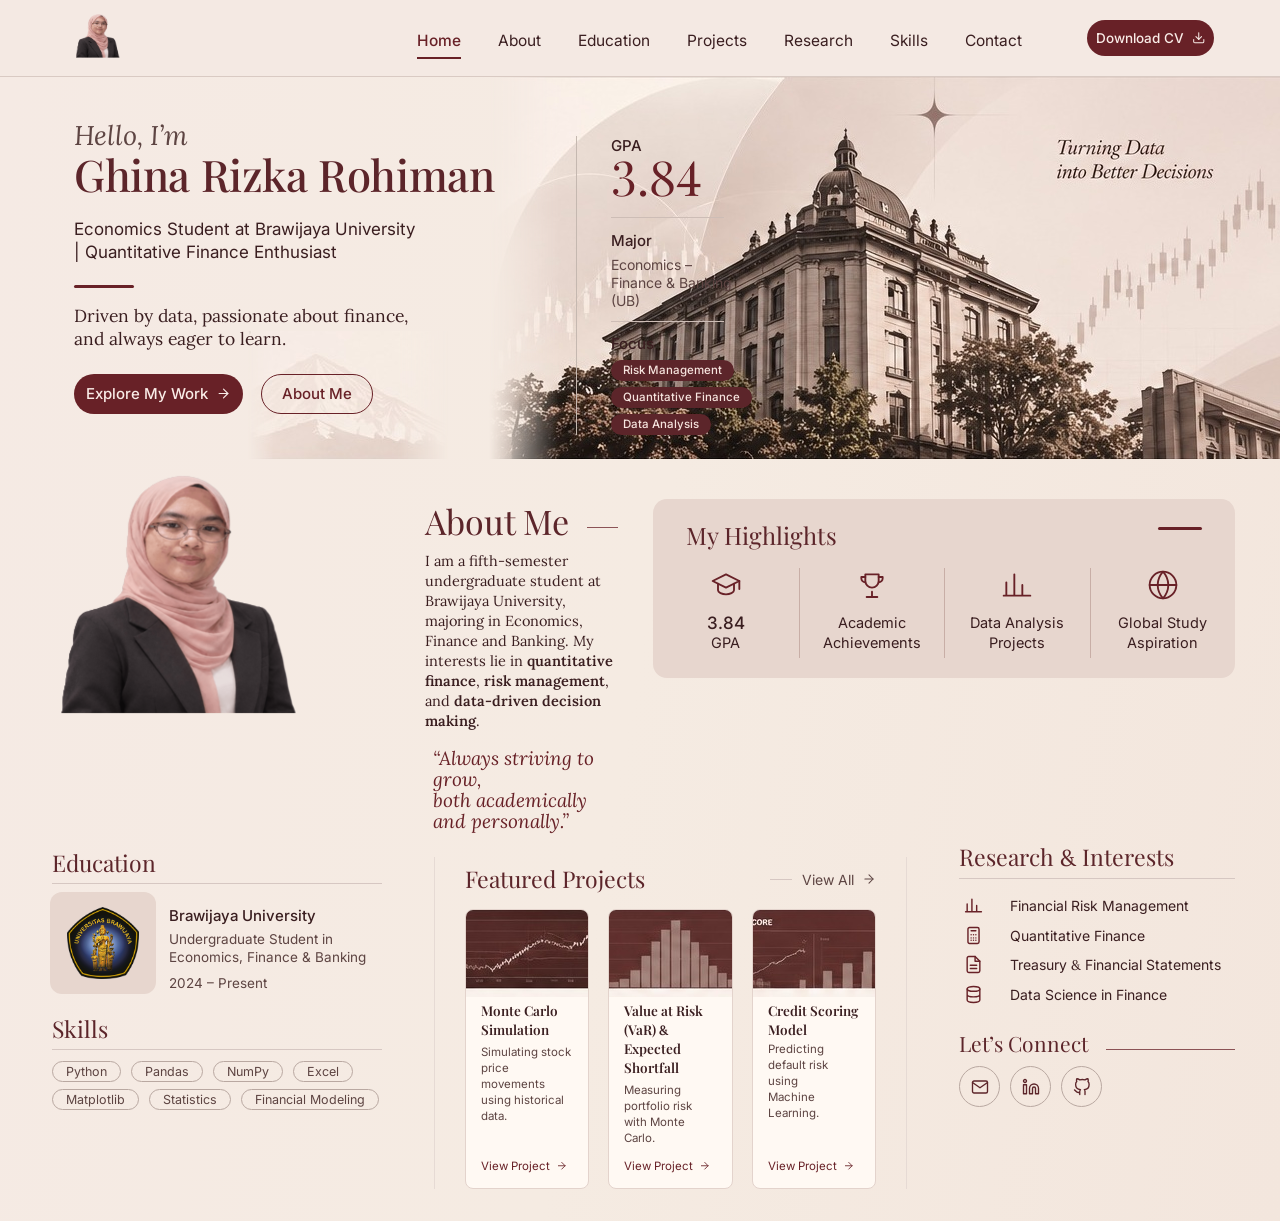
<file: index.html>
<!DOCTYPE html>
<html lang="en">
<head>
  <meta charset="UTF-8">
  <meta name="viewport" content="width=device-width, initial-scale=1">
  <title>Ghina Rizka Rohiman | Quantitative Finance Portfolio</title>
  <link rel="preconnect" href="https://fonts.googleapis.com">
  <link rel="preconnect" href="https://fonts.gstatic.com" crossorigin>
  <link href="https://fonts.googleapis.com/css2?family=Inter:wght@400;500&family=Lora:ital,wght@0,400;0,600;1,400&family=Playfair+Display:wght@400;500;600&display=swap" rel="stylesheet">
  <link rel="stylesheet" href="style.css">
</head>
<body>

  <svg class="sprite" aria-hidden="true">
    <symbol id="i-github" viewBox="0 0 24 24"><path d="M9 19c-5 1.5-5-2.5-7-3m14 6v-3.87a3.37 3.37 0 0 0-.94-2.61c3.14-.35 6.44-1.54 6.44-7A5.44 5.44 0 0 0 20 4.77 5.07 5.07 0 0 0 19.91 1S18.73.65 16 2.48a13.38 13.38 0 0 0-7 0C6.27.65 5.09 1 5.09 1A5.07 5.07 0 0 0 5 4.77a5.44 5.44 0 0 0-1.5 3.78c0 5.42 3.3 6.61 6.44 7A3.37 3.37 0 0 0 9 18.13V22"/></symbol>
    <symbol id="i-linkedin" viewBox="0 0 24 24"><path d="M16 8a6 6 0 0 1 6 6v7h-4v-7a2 2 0 0 0-4 0v7h-4v-7a6 6 0 0 1 6-6z"/><rect x="2" y="9" width="4" height="12"/><circle cx="4" cy="4" r="2"/></symbol>
    <symbol id="i-mail" viewBox="0 0 24 24"><path d="M4 4h16c1.1 0 2 .9 2 2v12c0 1.1-.9 2-2 2H4c-1.1 0-2-.9-2-2V6c0-1.1.9-2 2-2z"/><polyline points="22,6 12,13 2,6"/></symbol>
    <symbol id="i-doc" viewBox="0 0 24 24"><path d="M14 2H6a2 2 0 0 0-2 2v16a2 2 0 0 0 2 2h12a2 2 0 0 0 2-2V8z"/><polyline points="14 2 14 8 20 8"/><path d="M8 13h8M8 17h8"/></symbol>
    <symbol id="i-download" viewBox="0 0 24 24"><path d="M21 15v4a2 2 0 0 1-2 2H5a2 2 0 0 1-2-2v-4"/><polyline points="7 10 12 15 17 10"/><line x1="12" y1="15" x2="12" y2="3"/></symbol>
    <symbol id="i-arrow" viewBox="0 0 24 24"><line x1="5" y1="12" x2="19" y2="12"/><polyline points="12 5 19 12 12 19"/></symbol>
    <symbol id="i-cap" viewBox="0 0 24 24"><path d="M2 9l10-5 10 5-10 5z"/><path d="M6 11v5c0 1.5 3 3 6 3s6-1.5 6-3v-5"/><path d="M22 9v6"/></symbol>
    <symbol id="i-trophy" viewBox="0 0 24 24"><path d="M8 21h8M12 17v4"/><path d="M7 4h10v5a5 5 0 0 1-10 0z"/><path d="M7 6H4v1a3 3 0 0 0 3 3M17 6h3v1a3 3 0 0 1-3 3"/></symbol>
    <symbol id="i-bars" viewBox="0 0 24 24"><path d="M4 20V10M10 20V4M16 20v-8M22 20H2"/></symbol>
    <symbol id="i-globe" viewBox="0 0 24 24"><circle cx="12" cy="12" r="10"/><line x1="2" y1="12" x2="22" y2="12"/><path d="M12 2a15.3 15.3 0 0 1 4 10 15.3 15.3 0 0 1-4 10 15.3 15.3 0 0 1-4-10 15.3 15.3 0 0 1 4-10z"/></symbol>
    <symbol id="i-calc" viewBox="0 0 24 24"><rect x="5" y="2" width="14" height="20" rx="2"/><path d="M9 6h6M9 11h.01M12 11h.01M15 11h.01M9 15h.01M12 15h.01M15 15h.01M9 18h.01M12 18h.01M15 18h.01"/></symbol>
    <symbol id="i-db" viewBox="0 0 24 24"><ellipse cx="12" cy="5" rx="8" ry="3"/><path d="M4 5v14c0 1.7 3.6 3 8 3s8-1.3 8-3V5M4 12c0 1.7 3.6 3 8 3s8-1.3 8-3"/></symbol>
  </svg>

  <header class="navbar" id="top">
    <div class="navbar-inner">
      <a class="logo" href="#home" aria-label="Home">
        <img src="foto-ghina.png" alt="Ghina" onerror="this.parentNode.classList.add('no-img');this.remove()">
        <span class="logo-g">G</span>
      </a>
      <button class="menu-toggle" id="menuToggle" aria-label="Open menu" aria-expanded="false" aria-controls="menu">
        <span></span><span></span><span></span>
      </button>
      <nav class="menu" id="menu" aria-label="Main">
        <a class="active" href="#home">Home</a>
        <a href="#about">About</a>
        <a href="#education">Education</a>
       <a href="projects.html">Projects</a>
        <a href="#research">Research</a>
        <a href="#skills">Skills</a>
        <a href="#contact">Contact</a>
        <a class="menu-cv" href="#">Download CV</a>
      </nav>
      <div class="nav-actions">
        <a class="btn btn-solid btn-small" href="#">Download CV <svg class="ic"><use href="#i-download"/></svg></a>
      </div>
    </div>
  </header>

  <main>
    <section class="hero" id="home">
      <section class="hero" id="home">
      <img class="hero-art" src="hero-art.jpg" alt="Gedung">
      <img class="mountain" src="gunung.jpg" alt="Gunung">

      <div class="hero-inner">
        <div class="hero-text">
          <p class="hello">Hello, I’m</p>
          <h1>Ghina Rizka Rohiman</h1>
          <p class="role">Economics Student at Brawijaya University<br>| Quantitative Finance Enthusiast</p>
          <span class="rule"></span>
          <p class="tagline">Driven by data, passionate about finance,<br>and always eager to learn.</p>
          <div class="hero-btns">
            <a class="btn btn-solid" href="#projects">Explore My Work <svg class="ic"><use href="#i-arrow"/></svg></a>
            <a class="btn btn-outline" href="#about">About Me</a>
          </div>
        </div>

        <aside class="hero-facts">
          <div class="fact"><span class="fact-label">GPA</span><span class="fact-value">3.84</span></div>
          <div class="fact"><span class="fact-label">Major</span><span class="fact-text">Economics –<br>Finance &amp; Banking<br>(UB)</span></div>
          <div class="fact fact-focus">
            <span class="fact-label">Focus</span>
            <ul class="focus-chips"><li>Risk Management</li><li>Quantitative Finance</li><li>Data Analysis</li></ul>
          </div>
        </aside>
      </div>
    </section>

    <section class="about" id="about">
      <img class="img/photo" src="foto-ghina.png" alt="Ghina">
      
      <div class="about-text">
        <div class="title-row"><h2 class="section-title about-title">About Me</h2><span class="title-line"></span></div>
        <p class="about-p">I am a fifth-semester undergraduate student at Brawijaya University, majoring in Economics, Finance and Banking. My interests lie in <strong>quantitative finance</strong>, <strong>risk management</strong>, and <strong>data-driven decision making</strong>.</p>
        <p class="quote">“Always striving to grow,<br>both academically and personally.”</p>
      </div>

      <div class="highlights">
        <div class="highlights-head"><h2 class="section-title">My Highlights</h2><span class="short-line"></span></div>
        <div class="highlights-grid">
          <div class="hl"><svg class="ic"><use href="#i-cap"/></svg><strong>3.84</strong><span>GPA</span></div>
          <div class="hl"><svg class="ic"><use href="#i-trophy"/></svg><span>Academic<br>Achievements</span></div>
          <div class="hl"><svg class="ic"><use href="#i-bars"/></svg><span>Data Analysis<br>Projects</span></div>
          <div class="hl"><svg class="ic"><use href="#i-globe"/></svg><span>Global Study<br>Aspiration</span></div>
        </div>
      </div>
    </section>

    <section class="bottom">
      <div class="col col-left">
        <div id="education">
          <h2 class="section-title small underlined">Education</h2>
          <div class="edu">
            <div class="edu-logo"><img src="logo-ub.png" alt="Brawijaya University logo"></div>
            <div class="edu-text">
              <strong>Brawijaya University</strong>
              Undergraduate Student in <br>Economics, Finance &amp; Banking
              <p class="years">2024 – Present</p>
            </div>
          </div>
        </div>
        <div id="skills">
          <h2 class="section-title small underlined">Skills</h2>
          <div class="chips">
            <span>Python</span><span>Pandas</span><span>NumPy</span><span>Excel</span>
            <span>Matplotlib</span><span>Statistics</span><span>Financial Modeling</span>
          </div>
        </div>
      </div>

      <div class="col col-mid" id="projects">
        <div class="projects-head">
          <h2 class="section-title small">Featured Projects</h2>
          <a class="view-all" href="projects.html">
  View All <svg class="ic"><use href="#i-arrow"/></svg>
</a>
        </div>
        <div class="cards">
          <article class="card">
  <img class="thumb" src="thumb-1.jpg" alt="Monte Carlo Simulation">

  <div class="card-body">
    <h3>Monte Carlo Simulation</h3>
    <p>Simulating stock price movements using historical data.</p>

    <a href="projects/monte-carlo/2_Interface/monte-carlo.html">View Project
      <svg class="ic"><use href="#i-arrow"/></svg>
    </a>
  </div>
</article>
          <article class="card">
            <img class="thumb" src="thumb-2.jpg" alt="">
            <div class="card-body"><h3>Value at Risk (VaR) <span class="amp">&amp;</span><br>Expected Shortfall</h3><p>Measuring portfolio risk<br>with Monte Carlo.</p><a href="#">View Project <svg class="ic"><use href="#i-arrow"/></svg></a></div>
          </article>
          <article class="card">
            <img class="thumb" src="thumb-3.jpg" alt="">
            <div class="card-body"><h3>Credit Scoring Model</h3><p>Predicting default risk using<br>Machine Learning.</p><a href="#">View Project <svg class="ic"><use href="#i-arrow"/></svg></a></div>
          </article>
        </div>
      </div>

      <div class="col col-right">
        <div id="research">
          <h2 class="section-title small underlined">Research <span class="amp">&amp;</span> Interests</h2>
          <ul class="interests">
            <li><svg class="ic"><use href="#i-bars"/></svg>Financial Risk Management</li>
            <li><svg class="ic"><use href="#i-calc"/></svg>Quantitative Finance</li>
            <li><svg class="ic"><use href="#i-doc"/></svg>Treasury <span class="amp">&amp;</span> Financial Statements</li>
            <li><svg class="ic"><use href="#i-db"/></svg>Data Science in Finance</li>
          </ul>
        </div>
        <div id="contact">
          <div class="title-row connect-row"><h2 class="section-title small">Let’s Connect</h2><span class="title-line"></span></div>
          <div class="connect">
  <a href="mailto:ghinarizkarohiman@gmail.com" aria-label="Email"><svg class="ic"><use href="#i-mail"/></svg></a>
  <a href="https://www.linkedin.com/in/ghinarizka-rohiman-668903288/" target="_blank" rel="noopener noreferrer" aria-label="LinkedIn"><svg class="ic"><use href="#i-linkedin"/></svg></a>
  <a href="https://github.com/Nebula-Project1409" target="_blank" rel="noopener noreferrer" aria-label="GitHub"><svg class="ic"><use href="#i-github"/></svg></a>
          </div>
        </div>
      </div>
    </section>
  </main>

  <script>
    (function () {
      var toggle = document.getElementById("menuToggle");
      var menu = document.getElementById("menu");
      toggle.addEventListener("click", function () {
        var open = menu.classList.toggle("open");
        toggle.setAttribute("aria-expanded", open ? "true" : "false");
      });
      menu.addEventListener("click", function (e) {
        if (e.target.tagName === "A") {
          menu.classList.remove("open");
          toggle.setAttribute("aria-expanded", "false");
        }
      });
    })();
  </script>
</body>
</html>
</file>
<file: style.css>
/* =========================================================
   Portfolio homepage: desktop sesuai desain, responsif untuk tablet dan HP
   Ganti font di sini kalau mau mencoba yang lain.
   ========================================================= */
:root {
  --wine: #682127;
  --wine-dark: #5c252a;
  --ink: #3a1e20;
  --muted: #5d4442;
  --line: #d6c7c2;
  --card: #e7d6ce;
  --serif: "Playfair Display", Georgia, serif;
  --serif-text: "Lora", Georgia, serif;
  --sans: "Inter", system-ui, sans-serif;
}

* {
  box-sizing: border-box;
}

html {
  scroll-behavior: smooth;
}

body {
  margin: 0;
  background: linear-gradient(180deg, #faf1ec 0%, #f8efe8 100%);
  color: var(--ink);
  font-family: var(--sans);
  font-size: 15px;
  line-height: 1.5;
  overflow-x: hidden;
}

a {
  color: inherit;
  text-decoration: none;
}

h1, h2, h3, p, ul {
  margin: 0;
  padding: 0;
}

ul {
  list-style: none;
}

img {
  max-width: 100%;
  display: block;
}

.sprite {
  position: absolute;
  width: 0;
  height: 0;
}

.ic {
  width: 1em;
  height: 1em;
  fill: none;
  stroke: currentColor;
  stroke-width: 1.8;
  stroke-linecap: round;
  stroke-linejoin: round;
  flex-shrink: 0;
}

.section-title {
  font-family: var(--serif);
  font-weight: 400;
  color: var(--wine-dark);
  line-height: 30px;
}

.section-title.small {
  font-size: 23px;
}

.underlined {
  padding-bottom: 5px;
  border-bottom: 1px solid var(--line);
}

.btn {
  display: inline-flex;
  align-items: center;
  justify-content: center;
  gap: 8px;
  border-radius: 999px;
  font-weight: 500;
}

.btn-solid {
  background: var(--wine);
  color: #f9ece7;
}

.btn-solid:hover {
  background: var(--wine-dark);
}

.btn-outline {
  border: 1px solid var(--wine);
  color: var(--wine);
}

.title-row {
  display: flex;
  align-items: center;
  gap: 18px;
}

.title-line {
  flex: 1;
  height: 1px;
  background: var(--wine);
  opacity: 0.75;
  transform: translateY(6px);
}

/* ---------- navbar ---------- */
.navbar {
  background: #f4e9e3;
  border-bottom: 1px solid #d9cac3;
  position: relative;
  z-index: 20;
}

.navbar-inner {
  max-width: 1536px;
  height: 76px;
  margin: 0 auto;
  padding: 0 66px 0 73px;
  display: flex;
  align-items: center;
}

.logo {
  display: flex;
  align-items: center;
  font-family: var(--serif);
  font-size: 46px;
  line-height: 1;
  color: var(--wine);
  padding-bottom: 4px;
}

.logo img {
  height: 44px;
  width: auto;
}

.logo .logo-g {
  display: none;
}

.logo.no-img .logo-g {
  display: block;
}

/* tanda & memakai gaya Lora, sama seperti teks About */
.amp {
  font-family: var(--serif-text);
  font-weight: inherit;
}

.menu {
  display: flex;
  gap: 37px;
  height: 76px;
  margin-left: clamp(24px, 23vw, 354px);
  margin-right: auto;
  font-size: 15.5px;
}

.menu a {
  display: block;
  height: 59px;
  line-height: 82px;
  border-bottom: 2px solid transparent;
}

.menu a:hover {
  color: var(--wine);
}

.menu a.active {
  color: var(--wine);
  font-weight: 500;
  border-bottom-color: var(--wine);
}

.menu .menu-cv,
.menu-toggle {
  display: none;
}

.nav-actions {
  display: flex;
  align-items: center;
}

.icon-link {
  display: flex;
  font-size: 22px;
  color: var(--wine-dark);
  margin-right: 21px;
}

.icon-link + .icon-link {
  margin-right: 40px;
}

.btn-small {
  width: 127px;
  height: 36px;
  font-size: 13.5px;
}

/* ---------- hero ---------- */
.hero {
  position: relative;
  overflow: hidden;
  background: linear-gradient(100deg, #f5eae4 0%, #f5ebe2 50%, #f3e6dd 100%);
}

.hero-art {
  position: absolute;
  top: 0;
  right: 0;
  height: 100%;
  width: auto;
  max-width: none;
  -webkit-mask-image: linear-gradient(to right, transparent 0, #000 70px);
  mask-image: linear-gradient(to right, transparent 0, #000 70px);
}

.mountain {
  position: absolute;
  left: max(0px, calc(50% - 392px));
  bottom: 0;
  width: 200px;
  height: 128px;
  max-width: none;
  -webkit-mask-image: linear-gradient(to right, transparent 0, #000 25px, #000 150px, transparent 100%);
  mask-image: linear-gradient(to right, transparent 0, #000 25px, #000 150px, transparent 100%);
}

.hero-inner {
  position: relative;
  z-index: 2;
  max-width: 1536px;
  min-height: 382px;
  margin: 0 auto;
  padding: 43px 74px 0;
  display: grid;
  grid-template-columns: 502px 1fr;
}

.hello {
  font-family: var(--serif-text);
  font-style: italic;
  font-size: 27px;
  line-height: 30px;
  color: var(--muted);
}

.hero h1 {
  margin-top: -1px;
  font-family: var(--serif);
  font-weight: 500;
  font-size: clamp(34px, 3.4vw, 52px);
  line-height: 1.19;
  letter-spacing: -0.4px;
  color: var(--wine-dark);
  white-space: nowrap;
}

.role {
  margin-top: 17px;
  font-size: 17px;
  line-height: 23px;
}

.rule {
  display: block;
  margin-top: 21px;
  width: 60px;
  height: 3px;
  border-radius: 2px;
  background: var(--wine);
}

.tagline {
  margin-top: 16px;
  font-family: var(--serif-text);
  font-size: 17.5px;
  line-height: 23px;
}

.hero-btns {
  display: flex;
  gap: 18px;
  margin-top: 24px;
}

.hero-btns .btn {
  height: 40px;
  font-size: 15px;
}

.hero-btns .btn-solid {
  width: 169px;
}

.hero-btns .btn-outline {
  width: 112px;
}

.hero-facts {
  margin-top: 16px;
  padding-left: 34px;
  border-left: 1px solid #c5b8b0;
  align-self: start;
  height: 299px;
}

.fact {
  width: 113px;
  padding-bottom: 5px;
  border-bottom: 1px solid #cdbdb6;
}

.fact + .fact {
  margin-top: 13px;
}

.fact-label {
  display: block;
  font-size: 15px;
  font-weight: 500;
  line-height: 20px;
}

.fact-value {
  display: block;
  margin-top: 4px;
  font-family: var(--serif);
  font-variant-numeric: lining-nums;
  font-size: 48px;
  line-height: 52px;
  color: var(--wine);
}

@media (min-width: 901px) {
  .fact-value {
    margin-top: -6px;
    margin-bottom: 10px;
  }
}

.fact-text {
  display: block;
  white-space: nowrap;
  margin-top: 5px;
  font-size: 14px;
  line-height: 18px;
  color: var(--muted);
}

.fact:nth-child(2) {
  padding-bottom: 11px;
}

.fact-focus {
  width: auto;
  margin-top: 12px !important;
  padding-bottom: 0;
  border-bottom: 0;
}

.focus-chips {
  margin-top: 6px;
}

.focus-chips li {
  display: table;
  height: 21px;
  margin-bottom: 6px;
  padding: 0 12px;
  border-radius: 999px;
  background: var(--wine-dark);
  color: #f6e4de;
  font-size: 11.5px;
  font-weight: 500;
  line-height: 21px;
  white-space: nowrap;
}

/* ---------- about ---------- */
.about {
  max-width: 1536px;
  margin: 0 auto;
  padding: 16px 45px 0; 
  display: grid;
  grid-template-columns: 345px minmax(0, 1fr) 582px; 
  column-gap: 35px;
  align-items: start; 
}

.photo {
  width: 345px;
  height: auto; 
  object-fit: cover; 
  margin-top: -40px; 
  position: relative; 
  z-index: 2;
}
.about-text {
  padding-top: 24px;
}

.about-title {
  font-size: 34px;
  line-height: 44px;
}

.about-p {
  margin-top: 8px;
  max-width: 385px;
  font-family: var(--serif-text);
  font-size: 14.5px;
  line-height: 20px;
}

.about-p strong {
  font-weight: 600;
}

.quote {
  margin: 17px 0 0 8px;
  font-family: var(--serif-text);
  font-style: italic;
  font-size: 19px;
  line-height: 21px;
  color: var(--wine);
}

.highlights {
  margin-top: 24px;
  height: 179px;
  padding: 20px 33px 0;
  background: var(--card);
  border-radius: 14px;
}

.highlights-head {
  display: flex;
  justify-content: space-between;
  align-items: flex-start;
}

.highlights .section-title {
  font-size: 24px;
  line-height: 32px;
}

.short-line {
  width: 44px;
  height: 3px;
  margin-top: 8px;
  border-radius: 2px;
  background: var(--wine);
}

.highlights-grid {
  margin: 17px -33px 0;
  display: grid;
  grid-template-columns: repeat(4, 1fr);
}

.hl {
  height: 90px;
  display: flex;
  flex-direction: column;
  align-items: center;
  gap: 12px;
  padding-top: 1px;
  border-left: 1px solid #c8aea6;
  text-align: center;
  font-size: 14.5px;
  line-height: 20px;
}

.hl:first-child {
  border-left: 0;
}

.hl .ic {
  width: 32px;
  height: 32px;
  stroke-width: 1.4;
  color: var(--wine);
}

.hl strong {
  margin: 0 0 -12px;
  font-size: 17px;
  font-weight: 500;
}

/* ---------- bottom ---------- */
.bottom {
  max-width: 1536px;
  margin: 0 auto;
  padding: 16px 45px 32px 52px;
  display: grid;
  grid-template-columns: 273px minmax(0, 1fr) 276px;
  column-gap: 49px;
}

.col-mid {
  margin-top: 9px;
  padding: 7px 30px 0;
  border-left: 1px solid #e6dad4;
  border-right: 1px solid #e6dad4;
}

.col-right {
  margin-top: -6px;
}

.edu {
  display: flex;
  align-items: flex-start;
  gap: 13px;
  margin: 8px 0 20px -2px;
}

.edu-logo {
  width: 106px;
  height: 102px;
  flex-shrink: 0;
  display: flex;
  align-items: center;
  justify-content: center;
  background: var(--card);
  border-radius: 12px;
}

.edu-logo img {
  width: 72px;
  height: auto;
}

.edu-text {
  padding-top: 14px;
  white-space: nowrap;
  font-size: 13.5px;
  line-height: 18px;
  color: var(--muted);
}

.edu-text strong {
  display: block;
  white-space: nowrap;
  margin-bottom: 4px;
  font-size: 15px;
  font-weight: 500;
  line-height: 20px;
  color: var(--ink);
}

.edu-text .years {
  margin-top: 8px;
}

.chips {
  display: flex;
  flex-wrap: wrap;
  gap: 7px 10px;
  margin-top: 11px;
}

.chips span {
  height: 21px;
  padding: 0 13px;
  border: 1px solid #b9a8a1;
  border-radius: 999px;
  font-size: 12.5px;
  line-height: 19px;
  color: var(--muted);
  white-space: nowrap;
}

.projects-head {
  display: flex;
  justify-content: space-between;
  align-items: center;
  margin-bottom: 15px;
}

.view-all {
  display: flex;
  align-items: center;
  gap: 8px;
  font-size: 14px;
  color: var(--muted);
}

.view-all::before {
  content: "";
  width: 22px;
  height: 1px;
  margin-right: 2px;
  background: var(--line);
}

.cards {
  display: grid;
  grid-template-columns: repeat(3, 1fr);
  gap: 19px;
}

.card {
  display: flex;
  flex-direction: column;
  min-height: 211px;
  background: #fff9f3;
  border: 1px solid #e3d3cc;
  border-radius: 8px;
  overflow: hidden;
}

.thumb {
  width: 100%;
  height: 87px;
  object-fit: cover;
}

.card-body {
  flex: 1;
  display: flex;
  flex-direction: column;
  padding: 4px 15px 14px;
}

.card h3 {
  min-height: 37px;
  font-family: var(--serif);
  font-weight: 600;
  font-size: 13.5px;
  line-height: 18.5px;
  color: var(--ink);
}

.card p {
  margin-top: 6px;
  min-height: 32px;
  font-size: 11.5px;
  line-height: 16px;
  color: var(--muted);
}

.card:nth-child(3) p {
  margin-top: 3px;
}

.card-body a {
  margin-top: auto;
  padding-top: 12px;
  display: flex;
  align-items: center;
  gap: 6px;
  font-size: 11.5px;
  line-height: 16px;
  color: var(--wine);
}

.interests {
  margin-top: 12px;
}

.interests li {
  position: relative;
  height: 29.6px;
  padding-left: 51px;
  font-size: 14px;
  line-height: 29.6px;
}

.interests .ic {
  position: absolute;
  left: 5px;
  top: 5px;
  width: 19px;
  height: 19px;
  color: var(--wine);
}

.connect-row {
  margin-top: 19px;
}

.connect-row .section-title {
  font-size: 21px;
}

.connect {
  display: flex;
  gap: 10px;
  margin-top: 8px;
}

.connect a {
  width: 41px;
  height: 41px;
  border: 1px solid #b9a8a1;
  border-radius: 50%;
  display: flex;
  align-items: center;
  justify-content: center;
  font-size: 18px;
  color: var(--wine-dark);
}

.connect a:hover {
  background: var(--wine);
  color: #f9ece7;
}

/* =========================================================
   Layar sedang (laptop kecil dan tablet landscape)
   ========================================================= */
@media (max-width: 1240px) {
  .hero-art {
    opacity: 0.55;
  }

  .about {
    grid-template-columns: 330px minmax(0, 1fr);
    row-gap: 24px;
  }

  .photo {
    width: 300px;
    height: auto;
  }

  .highlights {
    grid-column: 1 / -1;
    margin-top: 0;
  }

  .bottom {
    grid-template-columns: 330px minmax(0, 1fr) 276px;
    column-gap: 52px;
  }

  .col-right {
    grid-column: 1 / -1;
    margin-top: 0;
    display: grid;
    grid-template-columns: 1fr 1fr;
    gap: 40px;
  }
}

/* =========================================================
   Tablet
   ========================================================= */
@media (max-width: 900px) {
  .navbar-inner {
    padding: 0 20px;
    justify-content: space-between;
  }

  .nav-actions {
    display: none;
  }

  .menu-toggle {
    display: flex;
    flex-direction: column;
    justify-content: center;
    gap: 5px;
    width: 44px;
    height: 44px;
    padding: 0 10px;
    background: none;
    border: 1px solid var(--line);
    border-radius: 10px;
    cursor: pointer;
  }

  .menu-toggle span {
    display: block;
    height: 2px;
    background: var(--wine);
    border-radius: 2px;
  }

  .menu {
    display: none;
    position: absolute;
    top: 76px;
    left: 0;
    right: 0;
    height: auto;
    margin: 0;
    padding: 8px 20px 18px;
    flex-direction: column;
    gap: 0;
    background: #f4e9e3;
    border-bottom: 1px solid #d9cac3;
  }

  .menu.open {
    display: flex;
  }

  .menu a {
    height: auto;
    line-height: 1.4;
    padding: 12px 0;
    border-bottom: 1px solid #e6d8d1;
  }

  .menu a.active {
    border-bottom-color: #e6d8d1;
  }

  .menu .menu-cv {
    display: block;
    margin-top: 14px;
    padding: 12px 0 !important;
    border: 0 !important;
    border-radius: 999px;
    background: var(--wine);
    color: #f9ece7;
    text-align: center;
  }

  .hero-inner {
    grid-template-columns: 1fr;
    padding: 32px 24px 0;
  }

  .hero h1 {
    white-space: normal;
    font-size: clamp(34px, 7vw, 52px);
  }

  .hero-facts {
    margin: 28px 0 0;
    padding: 0;
    border-left: 0;
    height: auto;
    display: grid;
    grid-template-columns: repeat(3, 1fr);
    gap: 20px;
  }

  .fact,
  .fact:nth-child(2),
  .fact-focus {
    width: auto;
    margin-top: 0 !important;
    padding-bottom: 0;
    border-bottom: 0;
  }

  .hero-art {
    position: relative;
    z-index: 1;
    display: block;
    width: 100%;
    height: auto;
    margin-top: 28px;
    opacity: 1;
    -webkit-mask-image: none;
    mask-image: none;
  }

  .hero {
    display: flex;
    flex-direction: column;
  }

  .hero-inner {
    order: 1;
  }

  .hero-art {
    order: 2;
  }

  .mountain {
    display: none;
  }

  .about {
    padding: 28px 24px 0;
    column-gap: 24px;
  }

  .bottom {
    padding: 28px 24px 40px;
    grid-template-columns: 1fr;
  }

  .col-mid {
    margin-top: 0;
    padding: 0;
    border: 0;
  }

  .col-right {
    grid-template-columns: 1fr;
    gap: 28px;
  }
}

/* =========================================================
   HP
   ========================================================= */
@media (max-width: 640px) {
  .hero-btns {
    flex-wrap: wrap;
  }

  .hero-facts {
    grid-template-columns: 1fr 1fr;
  }

  .fact-focus {
    grid-column: 1 / -1;
  }

  .focus-chips {
    display: flex;
    flex-wrap: wrap;
    gap: 8px;
  }

  .focus-chips li {
    margin-bottom: 0;
  }

  .about {
    grid-template-columns: 1fr;
  }

  .photo {
    width: 100%;
    max-width: 345px;
    margin: 0 auto;
  }

  .about-text {
    padding-top: 0;
  }

  .about-p {
    max-width: none;
  }

  .highlights {
    height: auto;
    padding: 20px 20px 16px;
  }

  .highlights-grid {
    margin: 14px -20px 0;
    grid-template-columns: 1fr 1fr;
  }

  .hl:nth-child(3) {
    border-left: 0;
  }

  .hl:nth-child(n + 3) {
    border-top: 1px solid #c8aea6;
  }

  .cards {
    grid-template-columns: 1fr;
  }

  .card {
    min-height: 0;
  }
}

@media (min-width: 901px) {
  .bottom {
    grid-template-columns: 330px minmax(0, 1fr) 276px !important;
    column-gap: 52px !important;
  }

  .col-mid {
    padding: 7px 30px 0 !important;
  }
}

.card {
    position: relative;
}

.card-body a::after {
    content: "";
    position: absolute;
    inset: 0;
}


.photo-frame {
  position: relative;
  align-self: stretch;
  margin-top: 34px;        /* menyetel posisi kepala: makin besar, makin turun */
  margin-bottom: 44px;
  overflow: visible;
}

.photo-frame .photo {
  position: absolute;
  left: 0;
  top: 0;
  width: 100%;
  height: 100%;
  max-width: none;
  object-fit: contain;            /* seluruh foto terlihat, tidak dipotong dan tidak diregangkan */
  object-position: center top;    /* kepala menempel di atas frame */
  transform: none;
}
</file>
